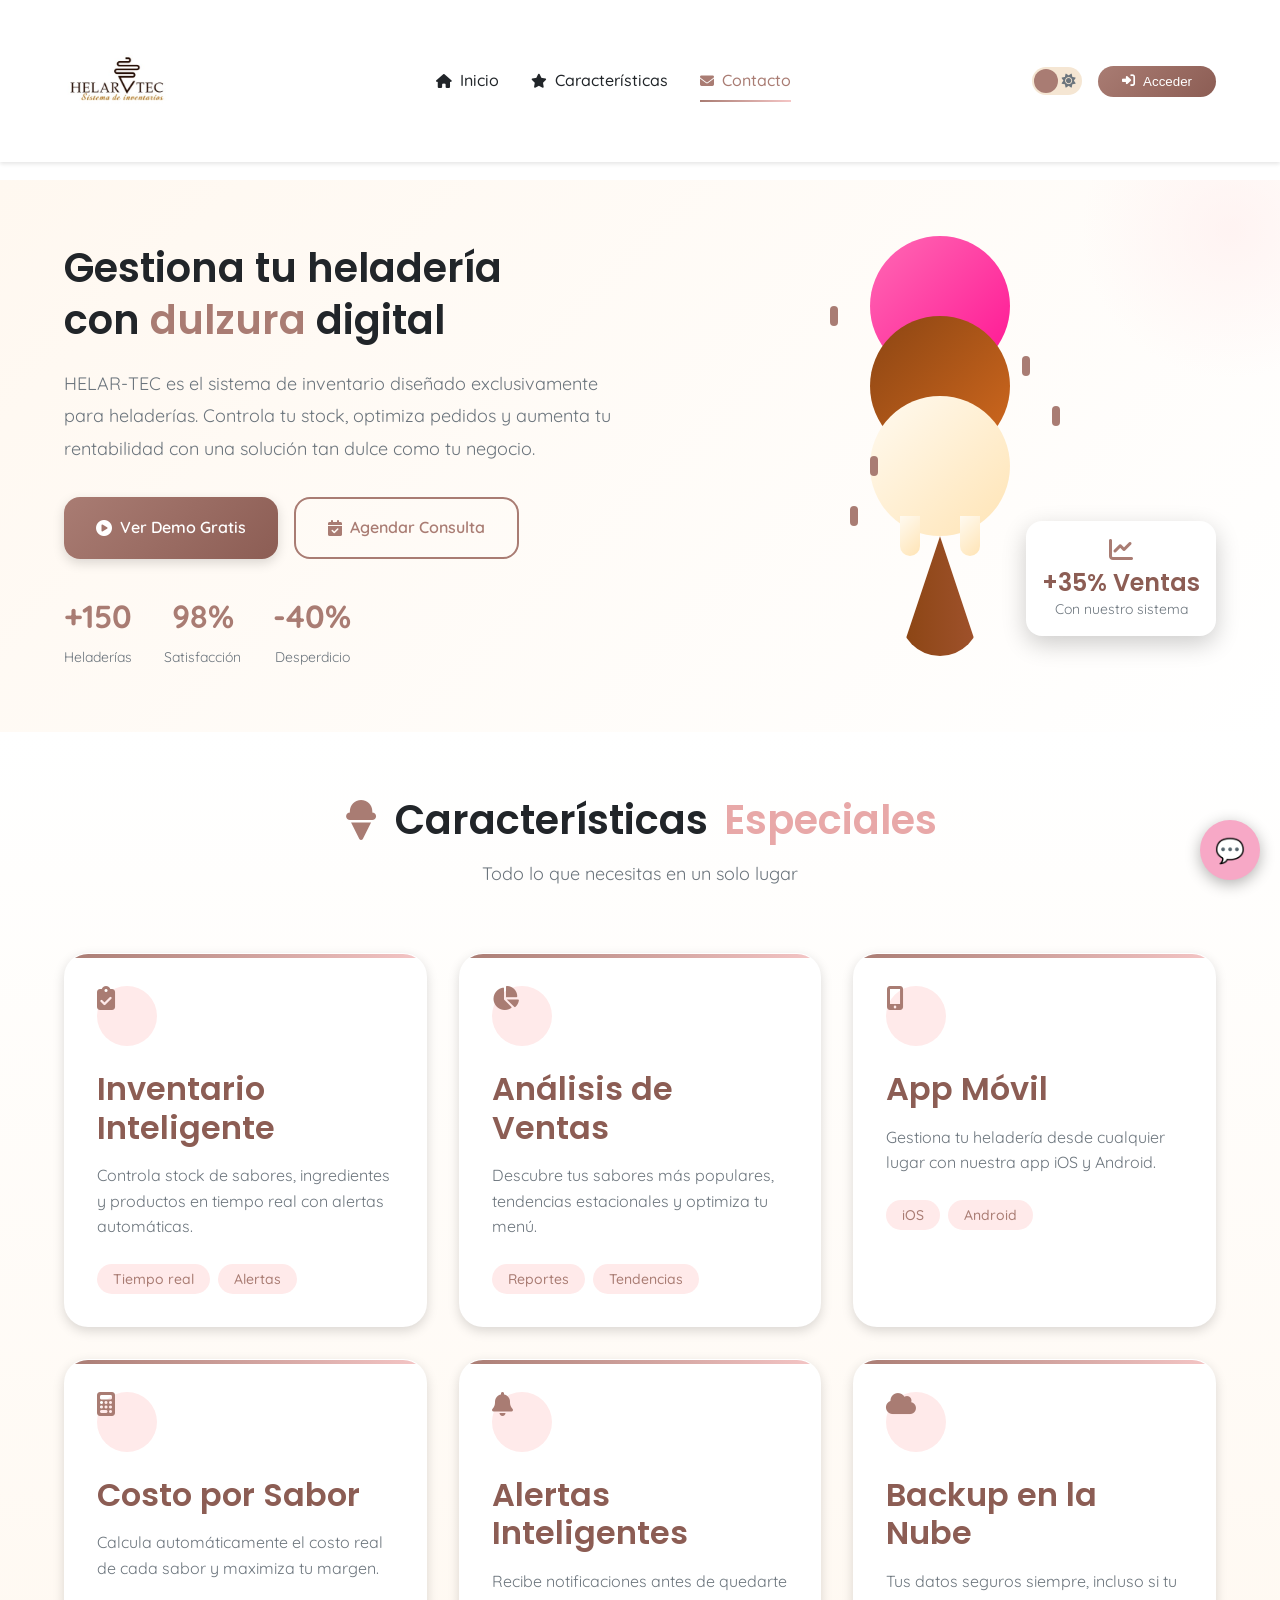
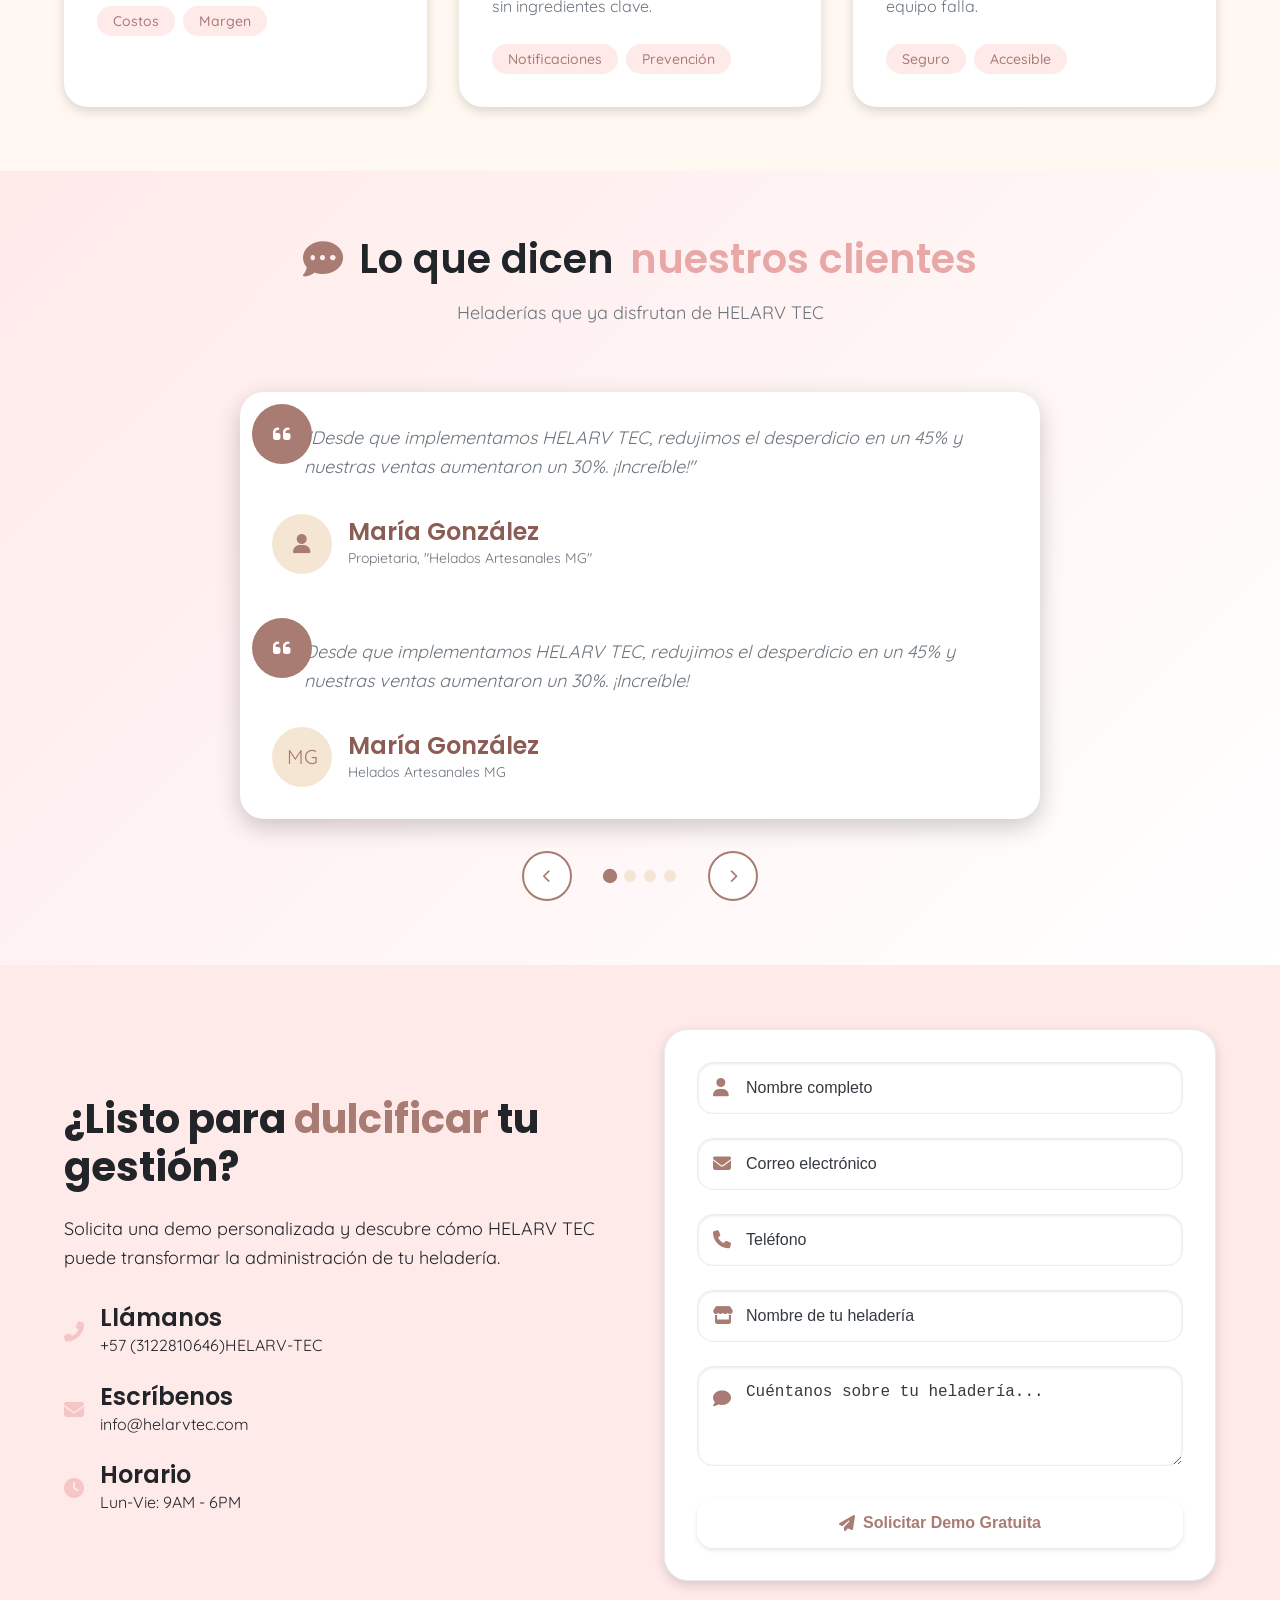
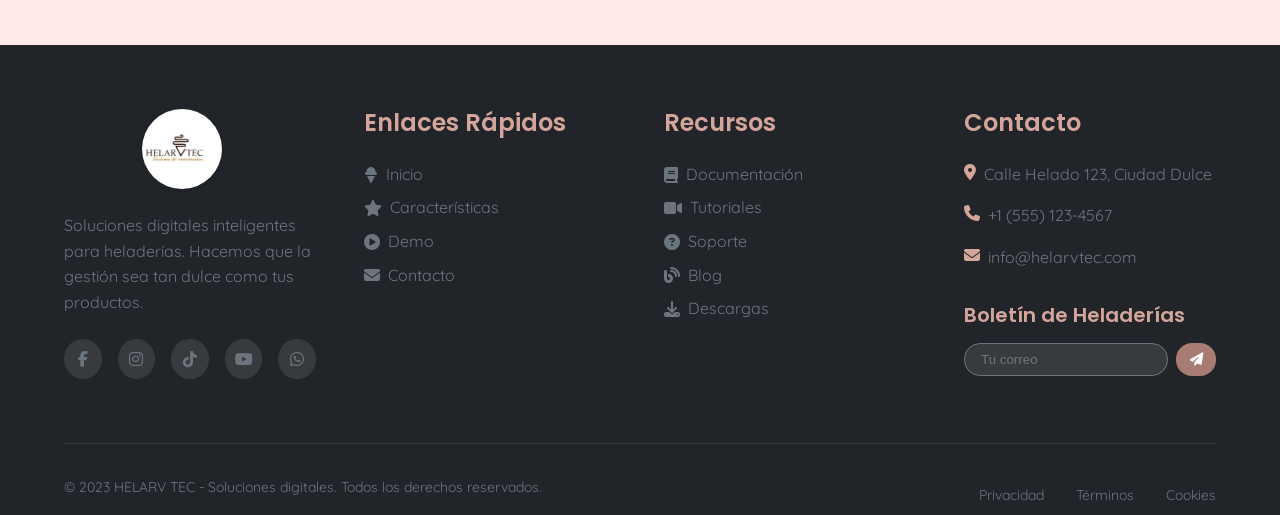
<file: index.html>
<!DOCTYPE html>
<html lang="es">
<head>
    <meta charset="UTF-8">
    <meta name="viewport" content="width=device-width, initial-scale=1.0">
    <title>HELARV TEC - Soluciones de Software para Heladerías</title>
    <link rel="stylesheet" href="styles.css">
    <link rel="stylesheet" href="https://cdnjs.cloudflare.com/ajax/libs/font-awesome/6.4.0/css/all.min.css">
    <link href="https://fonts.googleapis.com/css2?family=Poppins:wght@300;400;500;600;700&family=Quicksand:wght@300;400;500;600;700&display=swap" rel="stylesheet">
    
</head>
<body class="light">
    <!-- Pantalla de carga inicial -->
    <div class="loader" id="loader">
        <div class="ice-cream-loader">
            <div class="cone-loader"></div>
            <div class="scoop-loader scoop1-loader"></div>
            <div class="scoop-loader scoop2-loader"></div>
            <div class="scoop-loader scoop3-loader"></div>
            <div class="cherry-loader"></div>
        </div>
        <h2>HELAR-TEC</h2>
        <p>Cargando dulzura...</p>
    </div>

    <!-- Cabecera con navegación -->
    <header class="header">
        <div class="container">
            <div class="header-content">
                <div class="logo-header">
                    <div class="logo-img-wrapper">
                        <img src="logo-helar.jpeg" alt="HELARV TEC Logo" class="logo-img">
                    </div>
                </div>

                <nav class="nav-menu" id="navMenu">
                    <ul class="nav-list">
                        <li><a href="#inicio" class="nav-link active"><i class="fas fa-home"></i> Inicio</a></li>
                        <li><a href="#caracteristicas" class="nav-link"><i class="fas fa-star"></i> Características</a></li>
                        <li><a href="#contacto" class="nav-link"><i class="fas fa-envelope"></i> Contacto</a></li>
                    </ul>
                </nav>

                <div class="header-actions">
                    <button class="theme-toggle" id="themeToggle">
                        <span class="sun-icon"><i class="fas fa-sun"></i></span>
                        <span class="moon-icon"><i class="fas fa-moon"></i></span>
                    </button>
                    <button class="btn-login">
                        <i class="fas fa-sign-in-alt"></i> Acceder
                    </button>
                    <button class="menu-toggle" id="menuToggle">
                        <i class="fas fa-bars"></i>
                    </button>
                </div>
            </div>
        </div>
    </header>

    <!-- Sección principal del hero -->
    <section class="hero" id="inicio">
        <div class="container">
            <div class="hero-content">
                <div class="hero-text">
                    <h1 class="hero-title">
                        <span class="title-line">Gestiona tu heladería</span>
                        <span class="title-line">con <span class="text-ice">dulzura</span> digital</span>
                    </h1>
                    <p class="hero-description">
                        HELAR-TEC es el sistema de inventario diseñado exclusivamente para heladerías.
                        Controla tu stock, optimiza pedidos y aumenta tu rentabilidad con una solución
                        tan dulce como tu negocio.
                    </p>
                    <div class="hero-buttons">
                        <a href="#demo" class="btn-primary">
                            <i class="fas fa-play-circle"></i> Ver Demo Gratis
                        </a>
                        <a href="#contacto" class="btn-secondary">
                            <i class="fas fa-calendar-check"></i> Agendar Consulta
                        </a>
                    </div>
                    <div class="hero-stats">
                        <div class="stat">
                            <div class="stat-number">+150</div>
                            <div class="stat-text">Heladerías</div>
                        </div>
                        <div class="stat">
                            <div class="stat-number">98%</div>
                            <div class="stat-text">Satisfacción</div>
                        </div>
                        <div class="stat">
                            <div class="stat-number">-40%</div>
                            <div class="stat-text">Desperdicio</div>
                        </div>
                    </div>
                </div>
                <div class="hero-visual">
                    <div class="ice-cream-hero">
                        <div class="ice-cone"></div>
                        <div class="ice-scoop scoop-1">
                            <div class="drip drip-1"></div>
                            <div class="drip drip-2"></div>
                        </div>
                        <div class="ice-scoop scoop-2">
                            <div class="drip drip-3"></div>
                        </div>
                        <div class="ice-scoop scoop-3"></div>
                        <div class="sprinkles">
                            <span class="sprinkle"></span>
                            <span class="sprinkle"></span>
                            <span class="sprinkle"></span>
                            <span class="sprinkle"></span>
                            <span class="sprinkle"></span>
                        </div>
                    </div>
                    <div class="floating-card">
                        <i class="fas fa-chart-line"></i>
                        <h4>+35% Ventas</h4>
                        <p>Con nuestro sistema</p>
                    </div>
                </div>
            </div>
        </div>
    </section>

    <!-- Sección de características -->
    <section class="features" id="caracteristicas">
        <div class="container">
            <div class="section-header">
                <h2 class="section-title">
                    <i class="fas fa-ice-cream"></i>
                    Características <span class="highlight">Especiales</span>
                </h2>
                <p class="section-subtitle">Todo lo que necesitas en un solo lugar</p>
            </div>

            <div class="features-grid">
                <div class="feature-card">
                    <div class="feature-icon">
                        <i class="fas fa-clipboard-check"></i>
                        <div class="icon-bg"></div>
                    </div>
                    <h3>Inventario Inteligente</h3>
                    <p>Controla stock de sabores, ingredientes y productos en tiempo real con alertas automáticas.</p>
                    <div class="feature-chips">
                        <span class="chip">Tiempo real</span>
                        <span class="chip">Alertas</span>
                    </div>
                </div>

                <div class="feature-card">
                    <div class="feature-icon">
                        <i class="fas fa-chart-pie"></i>
                        <div class="icon-bg"></div>
                    </div>
                    <h3>Análisis de Ventas</h3>
                    <p>Descubre tus sabores más populares, tendencias estacionales y optimiza tu menú.</p>
                    <div class="feature-chips">
                        <span class="chip">Reportes</span>
                        <span class="chip">Tendencias</span>
                    </div>
                </div>

                <div class="feature-card">
                    <div class="feature-icon">
                        <i class="fas fa-mobile-alt"></i>
                        <div class="icon-bg"></div>
                    </div>
                    <h3>App Móvil</h3>
                    <p>Gestiona tu heladería desde cualquier lugar con nuestra app iOS y Android.</p>
                    <div class="feature-chips">
                        <span class="chip">iOS</span>
                        <span class="chip">Android</span>
                    </div>
                </div>

                <div class="feature-card">
                    <div class="feature-icon">
                        <i class="fas fa-calculator"></i>
                        <div class="icon-bg"></div>
                    </div>
                    <h3>Costo por Sabor</h3>
                    <p>Calcula automáticamente el costo real de cada sabor y maximiza tu margen.</p>
                    <div class="feature-chips">
                        <span class="chip">Costos</span>
                        <span class="chip">Margen</span>
                    </div>
                </div>

                <div class="feature-card">
                    <div class="feature-icon">
                        <i class="fas fa-bell"></i>
                        <div class="icon-bg"></div>
                    </div>
                    <h3>Alertas Inteligentes</h3>
                    <p>Recibe notificaciones antes de quedarte sin ingredientes clave.</p>
                    <div class="feature-chips">
                        <span class="chip">Notificaciones</span>
                        <span class="chip">Prevención</span>
                    </div>
                </div>

                <div class="feature-card">
                    <div class="feature-icon">
                        <i class="fas fa-cloud"></i>
                        <div class="icon-bg"></div>
                    </div>
                    <h3>Backup en la Nube</h3>
                    <p>Tus datos seguros siempre, incluso si tu equipo falla.</p>
                    <div class="feature-chips">
                        <span class="chip">Seguro</span>
                        <span class="chip">Accesible</span>
                    </div>
                </div>
            </div>
        </div>
    </section>

    <!-- Sección de testimonios -->
    <section class="testimonials" id="demo">
        <div class="container">
            <div class="section-header">
                <h2 class="section-title">
                    <i class="fas fa-comment-dots"></i>
                    Lo que dicen <span class="highlight">nuestros clientes</span>
                </h2>
                <p class="section-subtitle">Heladerías que ya disfrutan de HELARV TEC</p>
            </div>

            <div class="testimonials-slider">
                <div class="slider-container" id="sliderContainer">
                    <div class="testimonial-slide">
                        <div class="testimonial-content">
                            <div class="quote-icon">
                                <i class="fas fa-quote-left"></i>
                            </div>
                            <p class="testimonial-text">
                                "Desde que implementamos HELARV TEC, redujimos el desperdicio en un 45%
                                y nuestras ventas aumentaron un 30%. ¡Increíble!"
                            </p>
                            <div class="testimonial-author">
                                <div class="author-avatar">
                                    <i class="fas fa-user"></i>
                                </div>
                                <div class="author-info">
                                    <h4>María González</h4>
                                    <p>Propietaria, "Helados Artesanales MG"</p>
                                </div>
                            </div>
                        </div>
                    </div>
                </div>
                <div class="slider-controls">
                    <button class="slider-btn prev-btn">
                        <i class="fas fa-chevron-left"></i>
                    </button>
                    <div class="slider-dots" id="sliderDots"></div>
                    <button class="slider-btn next-btn">
                        <i class="fas fa-chevron-right"></i>
                    </button>
                </div>
            </div>
        </div>
    </section>

    <!-- Sección de contacto -->
    <section class="contact-cta" id="contacto">
        <div class="container">
            <div class="cta-content">
                <div class="cta-left">
                    <h2 class="cta-title">
                        ¿Listo para <span class="text-ice">dulcificar</span> tu gestión?
                    </h2>
                    <p class="cta-description">
                        Solicita una demo personalizada y descubre cómo HELARV TEC puede transformar
                        la administración de tu heladería.
                    </p>
                    <div class="cta-info">
                        <div class="info-item">
                            <i class="fas fa-phone-alt"></i>
                            <div>
                                <h4>Llámanos</h4>
                                <p>+57 (3122810646)HELARV-TEC</p>
                            </div>
                        </div>
                        <div class="info-item">
                            <i class="fas fa-envelope"></i>
                            <div>
                                <h4>Escríbenos</h4>
                                <p>info@helarvtec.com</p>
                            </div>
                        </div>
                        <div class="info-item">
                            <i class="fas fa-clock"></i>
                            <div>
                                <h4>Horario</h4>
                                <p>Lun-Vie: 9AM - 6PM</p>
                            </div>
                        </div>
                    </div>
                </div>
                <div class="cta-right">
                    <form class="contact-form" id="contactForm">
                        <div class="form-group">
                            <input type="text" placeholder="Nombre completo" required>
                            <i class="fas fa-user"></i>
                        </div>
                        <div class="form-group">
                            <input type="email" placeholder="Correo electrónico" required>
                            <i class="fas fa-envelope"></i>
                        </div>
                        <div class="form-group">
                            <input type="tel" placeholder="Teléfono">
                            <i class="fas fa-phone"></i>
                        </div>
                        <div class="form-group">
                            <input type="text" placeholder="Nombre de tu heladería">
                            <i class="fas fa-store"></i>
                        </div>
                        <div class="form-group">
                            <textarea placeholder="Cuéntanos sobre tu heladería..." rows="3"></textarea>
                            <i class="fas fa-comment"></i>
                        </div>
                        <button type="submit" class="btn-primary btn-block">
                            <i class="fas fa-paper-plane"></i> Solicitar Demo Gratuita
                        </button>
                    </form>
                </div>
            </div>
        </div>
    </section>

    <!-- Pie de página -->
    <footer class="footer">
        <div class="container">
            <div class="footer-content">
                <div class="footer-column">
                    <div class="footer-logo">
                        <img src="logo-helar.jpeg" alt="HELARV TEC Logo" class="footer-logo-img">
                        <div class="footer-logo-text">
                        </div>
                    </div>
                    <p class="footer-description">
                        Soluciones digitales inteligentes para heladerías.
                        Hacemos que la gestión sea tan dulce como tus productos.
                    </p>
                    <div class="social-icons">
                        <a href="#" class="social-icon"><i class="fab fa-facebook-f"></i></a>
                        <a href="#" class="social-icon"><i class="fab fa-instagram"></i></a>
                        <a href="#" class="social-icon"><i class="fab fa-tiktok"></i></a>
                        <a href="#" class="social-icon"><i class="fab fa-youtube"></i></a>
                        <a href="#" class="social-icon"><i class="fab fa-whatsapp"></i></a>
                    </div>
                </div>

                <div class="footer-column">
                    <h4 class="footer-title">Enlaces Rápidos</h4>
                    <ul class="footer-links">
                        <li><a href="#inicio"><i class="fas fa-ice-cream"></i> Inicio</a></li>
                        <li><a href="#caracteristicas"><i class="fas fa-star"></i> Características</a></li>
                        <li><a href="#demo"><i class="fas fa-play-circle"></i> Demo</a></li>
                        <li><a href="#contacto"><i class="fas fa-envelope"></i> Contacto</a></li>
                    </ul>
                </div>

                <div class="footer-column">
                    <h4 class="footer-title">Recursos</h4>
                    <ul class="footer-links">
                        <li><a href="#"><i class="fas fa-book"></i> Documentación</a></li>
                        <li><a href="#"><i class="fas fa-video"></i> Tutoriales</a></li>
                        <li><a href="#"><i class="fas fa-question-circle"></i> Soporte</a></li>
                        <li><a href="#"><i class="fas fa-blog"></i> Blog</a></li>
                        <li><a href="#"><i class="fas fa-download"></i> Descargas</a></li>
                    </ul>
                </div>

                <div class="footer-column">
                    <h4 class="footer-title">Contacto</h4>
                    <div class="contact-info">
                        <div class="contact-item">
                            <i class="fas fa-map-marker-alt"></i>
                            <span>Calle Helado 123, Ciudad Dulce</span>
                        </div>
                        <div class="contact-item">
                            <i class="fas fa-phone"></i>
                            <span>+1 (555) 123-4567</span>
                        </div>
                        <div class="contact-item">
                            <i class="fas fa-envelope"></i>
                            <span>info@helarvtec.com</span>
                        </div>
                    </div>
                    <div class="newsletter">
                        <h5>Boletín de Heladerías</h5>
                        <form class="newsletter-form">
                            <input type="email" placeholder="Tu correo" required>
                            <button type="submit"><i class="fas fa-paper-plane"></i></button>
                        </form>
                    </div>
                </div>
            </div>

            <div class="footer-bottom">
                <div class="copyright">
                    <p>&copy; <span id="currentYear">2023</span> HELARV TEC - Soluciones digitales. Todos los derechos reservados.</p>
                </div>
                <div class="footer-links-bottom">
                    <a href="#">Privacidad</a>
                    <a href="#">Términos</a>
                    <a href="#">Cookies</a>
                </div>
            </div>
        </div>
    </footer>

    <!-- Botón flotante para chat -->
    <div class="chat-button" onclick="toggleChat()">💬</div>

    <!-- Contenedor del chat -->
    <div class="chat-container" id="chatContainer">
        <div class="chat-header">
            Herlartec Assistant
            <span class="close-chat" onclick="toggleChat()">✖</span>
        </div>

        <div class="chat-messages" id="messages">
            <div class="bot-message">
                Hola 👋 soy el asistente de Herlartec.
                Pregúntame sobre nuestros servicios o cómo contactarnos.
            </div>
        </div>

        <div class="chat-input-area">
            <input type="text" id="input" placeholder="Escribe tu mensaje...">
            <button onclick="sendMessage()">Enviar</button>
        </div>
    </div>

    <script src="script.js"></script>
</body>
</html>
</file>
<file: styles.css>
/**
 * Hoja de estilos principal para HELAR-TEC
 * Define el diseño completo de la página web incluyendo temas claro/oscuro,
 * animaciones, componentes responsivos y estilos para chat IA.
 */

/* ===== VARIABLES CSS Y RESET ===== */

/**
 * Variables CSS personalizadas para colores, tipografía, espaciado y animaciones
 * Incluye paleta de colores de heladería y configuración de tema oscuro
 */
:root {
    /* Colores principales de heladería */
    --primary: #A97C73;           /* Color principal (marrón helado) */
    --primary-light: #d4a59a;     /* Variante clara del principal */
    --primary-dark: #8c5d54;      /* Variante oscura del principal */
    --secondary: #F5E6D3;         /* Color secundario (crema) */
    --secondary-light: #fff8f0;   /* Variante clara del secundario */
    --secondary-dark: #e8d4b8;    /* Variante oscura del secundario */
    --accent: #F5C6C6;            /* Color de acento (rosa pastel) */
    --accent-light: #ffeaea;      /* Variante clara del acento */
    --accent-dark: #e8a8a8;       /* Variante oscura del acento */

    /* Colores de sabores de helado */
    --ice-vainilla: #fffaf0;      /* Helado de vainilla */
    --ice-chocolate: #8B4513;     /* Helado de chocolate */
    --ice-fresa: #ff69b4;         /* Helado de fresa */
    --ice-menta: #98ff98;         /* Helado de menta */
    --ice-coco: #f5f5dc;          /* Helado de coco */

    /* Colores de estado */
    --success: #4CAF50;           /* Verde para éxito */
    --warning: #FF9800;           /* Naranja para advertencia */
    --danger: #f44336;            /* Rojo para error */
    --info: #2196F3;              /* Azul para información */

    /* Colores neutros */
    --white: #ffffff;             /* Blanco */
    --light: #f8f9fa;             /* Gris muy claro */
    --gray-light: #e9ecef;        /* Gris claro */
    --gray: #6c757d;              /* Gris medio */
    --gray-dark: #343a40;         /* Gris oscuro */
    --dark: #212529;              /* Gris muy oscuro */
    --black: #000000;             /* Negro */

    /* Sombras */
    --shadow-sm: 0 2px 4px rgba(0,0,0,0.1);     /* Sombra pequeña */
    --shadow-md: 0 4px 12px rgba(0,0,0,0.15);   /* Sombra mediana */
    --shadow-lg: 0 8px 24px rgba(0,0,0,0.2);    /* Sombra grande */
    --shadow-xl: 0 16px 48px rgba(0,0,0,0.25);  /* Sombra extra grande */
    --shadow-ice: 0 0 20px rgba(169, 124, 115, 0.3); /* Sombra especial para helado */

    /* Bordes */
    --radius-sm: 8px;             /* Radio pequeño */
    --radius-md: 16px;            /* Radio mediano */
    --radius-lg: 24px;            /* Radio grande */
    --radius-xl: 32px;            /* Radio extra grande */
    --radius-round: 50%;          /* Radio circular */

    /* Tipografía */
    --font-heading: 'Poppins', sans-serif;       /* Fuente para títulos */
    --font-body: 'Quicksand', sans-serif;        /* Fuente para texto */

    /* Tamaños de fuente */
    --font-size-xs: 0.75rem;      /* Extra pequeño */
    --font-size-sm: 0.875rem;     /* Pequeño */
    --font-size-base: 1rem;       /* Base */
    --font-size-lg: 1.125rem;     /* Grande */
    --font-size-xl: 1.25rem;      /* Extra grande */
    --font-size-2xl: 1.5rem;      /* 2x grande */
    --font-size-3xl: 2rem;        /* 3x grande */
    --font-size-4xl: 2.5rem;      /* 4x grande */
    --font-size-5xl: 3rem;        /* 5x grande */

    /* Espaciado */
    --space-xs: 0.25rem;          /* Extra pequeño */
    --space-sm: 0.5rem;           /* Pequeño */
    --space-md: 1rem;             /* Mediano */
    --space-lg: 1.5rem;           /* Grande */
    --space-xl: 2rem;             /* Extra grande */
    --space-2xl: 3rem;            /* 2x grande */
    --space-3xl: 4rem;            /* 3x grande */

    /* Transiciones */
    --transition-fast: 0.2s ease;     /* Transición rápida */
    --transition-normal: 0.3s ease;   /* Transición normal */
    --transition-slow: 0.5s ease;     /* Transición lenta */
}

/**
 * Variables para el modo oscuro
 * Invierte colores para mejor experiencia en tema oscuro
 */
.dark {
    --primary: #d4a59a;           /* Principal más claro en oscuro */
    --primary-light: #e8c4bc;     /* Variante clara más clara */
    --primary-dark: #b8938a;      /* Variante oscura más clara */
    --secondary: #3a2f28;         /* Secundario más oscuro */
    --secondary-light: #4a3f38;   /* Variante clara más oscura */
    --secondary-dark: #2a1f18;    /* Variante oscura más oscura */
    --accent: #5a3d3d;            /* Acento más oscuro */
    --accent-light: #6a4d4d;      /* Variante clara más oscura */
    --accent-dark: #4a2d2d;       /* Variante oscura más oscura */
    --white: #121212;             /* Blanco más oscuro */
    --light: #1a1a1a;             /* Gris claro más oscuro */
    --gray-light: #2a2a2a;        /* Gris claro más oscuro */
    --gray: #6c757d;              /* Gris medio igual */
    --gray-dark: #adb5bd;         /* Gris oscuro más claro */
    --dark: #f8f9fa;              /* Gris oscuro invertido */
    --shadow-ice: 0 0 20px rgba(212, 165, 154, 0.3); /* Sombra helado clara */
}

/* ===== RESET Y ESTILOS BASE ===== */

/**
 * Reset CSS básico y estilos globales
 * Elimina márgenes y paddings por defecto, establece tipografía base
 */
* {
    margin: 0;
    padding: 0;
    box-sizing: border-box;
}

html {
    scroll-behavior: smooth;      /* Scroll suave */
    font-size: 16px;             /* Tamaño base de fuente */
}

body {
    font-family: var(--font-body);
    font-size: var(--font-size-base);
    line-height: 1.6;
    color: var(--dark);
    background-color: var(--white);
    overflow-x: hidden;           /* Evita scroll horizontal */
    transition: background-color var(--transition-normal), color var(--transition-normal);
}

/* Estilos de títulos */
h1, h2, h3, h4, h5, h6 {
    font-family: var(--font-heading);
    font-weight: 600;
    line-height: 1.2;
    margin-bottom: var(--space-md);
}

h1 { font-size: var(--font-size-5xl); }
h2 { font-size: var(--font-size-4xl); }
h3 { font-size: var(--font-size-3xl); }
h4 { font-size: var(--font-size-2xl); }
h5 { font-size: var(--font-size-xl); }
h6 { font-size: var(--font-size-lg); }

p {
    margin-bottom: var(--space-md);
}

/* Estilos de enlaces */
a {
    color: var(--primary);
    text-decoration: none;
    transition: color var(--transition-fast);
}

a:hover {
    color: var(--primary-dark);
}

/* Contenedor principal */
.container {
    width: 100%;
    max-width: 1200px;
    margin: 0 auto;
    padding: 0 var(--space-lg);
}

/* ===== UTILIDADES ===== */

/* Clases de utilidad */
.text-ice { color: var(--primary); }
.highlight { color: var(--accent-dark); }
.text-center { text-align: center; }
.btn-block { width: 100%; }

/* ===== ANIMACIONES ===== */

/**
 * Animaciones CSS reutilizables
 * Incluye efectos de aparición, flotación, derretimiento y goteo
 */
@keyframes fadeIn {
    from { opacity: 0; transform: translateY(20px); }
    to { opacity: 1; transform: translateY(0); }
}

@keyframes slideInLeft {
    from { opacity: 0; transform: translateX(-30px); }
    to { opacity: 1; transform: translateX(0); }
}

@keyframes slideInRight {
    from { opacity: 0; transform: translateX(30px); }
    to { opacity: 1; transform: translateX(0); }
}

@keyframes float {
    0%, 100% { transform: translateY(0); }
    50% { transform: translateY(-10px); }
}

@keyframes melt {
    0% { transform: translateY(0) scaleY(1); }
    100% { transform: translateY(20px) scaleY(0.5); opacity: 0.5; }
}

@keyframes drip {
    0% { transform: translateY(0); opacity: 1; }
    100% { transform: translateY(30px); opacity: 0; }
}

@keyframes spin {
    from { transform: rotate(0deg); }
    to { transform: rotate(360deg); }
}

@keyframes pulse {
    0%, 100% { opacity: 1; }
    50% { opacity: 0.5; }
}

/* ===== LOADER INICIAL ===== */

/**
 * Pantalla de carga inicial con animación de helado
 * Se muestra durante 2 segundos al cargar la página
 */
.loader {
    position: fixed;
    top: 0;
    left: 0;
    width: 100%;
    height: 100%;
    background: linear-gradient(135deg, var(--primary-light) 0%, var(--secondary-light) 100%);
    display: flex;
    flex-direction: column;
    justify-content: center;
    align-items: center;
    z-index: 9999;
    transition: opacity var(--transition-slow);
}

.loader.hidden {
    opacity: 0;
    pointer-events: none;
}

.ice-cream-loader {
    position: relative;
    width: 80px;
    height: 120px;
    margin-bottom: var(--space-xl);
}

.cone-loader {
    position: absolute;
    bottom: 0;
    left: 50%;
    transform: translateX(-50%);
    width: 60px;
    height: 70px;
    background: linear-gradient(to right, #8B4513, #A0522D);
    clip-path: polygon(50% 0%, 0% 100%, 100% 100%);
    animation: pulse 1.5s infinite;
}

.scoop-loader {
    position: absolute;
    width: 70px;
    height: 70px;
    border-radius: 50%;
    left: 50%;
    transform: translateX(-50%);
    animation: float 2s infinite ease-in-out;
}

.scoop1-loader {
    background: linear-gradient(135deg, var(--ice-vainilla), #ffe4b5);
    bottom: 70px;
    animation-delay: 0s;
}

.scoop2-loader {
    background: linear-gradient(135deg, var(--ice-chocolate), #d2691e);
    bottom: 110px;
    animation-delay: 0.2s;
}

.scoop3-loader {
    background: linear-gradient(135deg, var(--ice-fresa), #ff1493);
    bottom: 150px;
    animation-delay: 0.4s;
}

.cherry-loader {
    position: absolute;
    width: 20px;
    height: 20px;
    background: #ff0000;
    border-radius: 50%;
    top: 0;
    left: 50%;
    transform: translateX(-50%);
    animation: float 1s infinite ease-in-out;
    animation-delay: 0.6s;
}

.loader h2 {
    color: var(--primary-dark);
    margin-bottom: var(--space-sm);
    animation: pulse 2s infinite;
}

.loader p {
    color: var(--gray);
    font-size: var(--font-size-sm);
}

/* ===== HEADER ===== */

/**
 * Cabecera fija de la página con navegación y controles
 * Incluye logo, menú de navegación, alternador de tema y botón de login
 */
.header {
    position: fixed;
    top: 0;
    left: 0;
    width: 100%;
    background-color: rgba(255, 255, 255, 0.95);
    backdrop-filter: blur(10px);
    box-shadow: var(--shadow-sm);
    z-index: 1000;
    transition: all var(--transition-normal);
}

.dark .header {
    background-color: rgba(26, 26, 26, 0.95);
}

.header.scrolled {
    padding: var(--space-sm) 0;
    box-shadow: var(--shadow-md);
}

.header-content {
    display: flex;
    justify-content: space-between;
    align-items: center;
    padding: var(--space-md) 0;
    max-width: 1200px;
    margin: 0 auto;
}

/* Logo del header */
.logo-header {
    display: flex;
    align-items: center;
    gap: var(--space-md);
}

.logo-img-wrapper {
    position: relative;
    width: 130px;
    height: 130px;
    border-radius: var(--radius-round);
    overflow: hidden;
}

.logo-img {
    width: 100%;
    height: 100%;
    object-fit: cover;
}

.logo-text h1 {
    font-size: var(--font-size-2xl);
    margin-bottom: var(--space-xs);
    color: var(--primary);
    background: linear-gradient(45deg, var(--primary), var(--accent));
    -webkit-background-clip: text;
    -webkit-text-fill-color: transparent;
    background-clip: text;
}

.logo-subtitle {
    font-size: var(--font-size-sm);
    color: var(--gray);
    margin: 0;
}

/* ===== NAVEGACIÓN ===== */

/**
 * Menú de navegación principal
 * Incluye enlaces con efectos hover y indicador de página activa
 */
.nav-menu {
    display: flex;
    align-items: center;
    justify-content: center;
    flex: 1;
}

.nav-list {
    display: flex;
    list-style: none;
    gap: var(--space-xl);
}

.nav-link {
    display: flex;
    align-items: center;
    gap: var(--space-sm);
    color: var(--dark);
    font-weight: 500;
    padding: var(--space-sm) 0;
    position: relative;
}

.dark .nav-link {
    color: var(--gray-dark);
}

.nav-link i {
    font-size: var(--font-size-sm);
}

.nav-link.active {
    color: var(--primary);
}

.nav-link:hover {
    color: var(--primary);
}

.nav-link::after {
    content: '';
    position: absolute;
    bottom: 0;
    left: 0;
    width: 0;
    height: 2px;
    background: linear-gradient(90deg, var(--primary), var(--accent));
    transition: width var(--transition-normal);
}

.nav-link:hover::after,
.nav-link.active::after {
    width: 100%;
}

/* ===== BOTONES DEL HEADER ===== */

/**
 * Controles del header: alternador de tema y botón de login
 */
.header-actions {
    display: flex;
    align-items: center;
    gap: var(--space-md);
}

/* Alternador de tema claro/oscuro */
.theme-toggle {
    width: 50px;
    height: 28px;
    background: var(--secondary);
    border: none;
    border-radius: 14px;
    position: relative;
    cursor: pointer;
    padding: 2px;
    display: flex;
    align-items: center;
    transition: background var(--transition-normal);
}

.theme-toggle::after {
    content: '';
    position: absolute;
    width: 24px;
    height: 24px;
    background: var(--primary);
    border-radius: 50%;
    left: 2px;
    transition: transform var(--transition-normal);
}

.dark .theme-toggle::after {
    transform: translateX(22px);
    background: var(--primary-light);
}

.sun-icon, .moon-icon {
    position: absolute;
    font-size: var(--font-size-sm);
    color: var(--gray);
    transition: opacity var(--transition-normal);
}

.sun-icon {
    right: 6px;
}

.moon-icon {
    left: 6px;
}

.dark .sun-icon {
    opacity: 0.3;
}

.light .moon-icon {
    opacity: 0.3;
}

/* Botón de login */
.btn-login {
    background: linear-gradient(135deg, var(--primary), var(--primary-dark));
    color: white;
    border: none;
    padding: var(--space-sm) var(--space-lg);
    border-radius: var(--radius-md);
    font-weight: 500;
    cursor: pointer;
    display: flex;
    align-items: center;
    gap: var(--space-sm);
    transition: all var(--transition-normal);
}

.btn-login:hover {
    transform: translateY(-2px);
    box-shadow: var(--shadow-md);
}

/* Botón menú hamburguesa (móvil) */
.menu-toggle {
    display: none;
    background: none;
    border: none;
    font-size: var(--font-size-xl);
    color: var(--dark);
    cursor: pointer;
}

.dark .menu-toggle {
    color: var(--gray-dark);
}

/* ===== SECCIÓN HERO ===== */

/**
 * Sección principal de presentación (Hero)
 * Incluye título, descripción, botones y visualización de helado animado
 */
.hero {
    padding: var(--space-3xl) 0;
    background: linear-gradient(135deg, var(--secondary-light) 0%, var(--white) 100%);
    position: relative;
    overflow: hidden;
    margin-top: 180px; /* Espacio para header fijo */
}

.dark .hero {
    background: linear-gradient(135deg, var(--secondary) 0%, var(--light) 100%);
}

.hero::before {
    content: '';
    position: absolute;
    top: -100px;
    right: -100px;
    width: 300px;
    height: 300px;
    background: radial-gradient(circle, var(--accent-light) 0%, transparent 70%);
    border-radius: 50%;
    opacity: 0.5;
}

.hero-content {
    display: grid;
    grid-template-columns: 1fr 1fr;
    gap: var(--space-2xl);
    align-items: center;
    position: relative;
    z-index: 1;
}

.hero-text {
    animation: slideInLeft 1s ease-out;
}

.hero-title {
    font-size: var(--font-size-4xl);
    margin-bottom: var(--space-lg);
}

.title-line {
    display: block;
    margin-bottom: var(--space-xs);
}

.hero-description {
    font-size: var(--font-size-lg);
    color: var(--gray);
    margin-bottom: var(--space-xl);
    line-height: 1.8;
}

.hero-buttons {
    display: flex;
    gap: var(--space-md);
    margin-bottom: var(--space-xl);
}

/* ===== BOTONES ===== */

/**
 * Estilos para botones primarios y secundarios
 */
.btn-primary, .btn-secondary {
    padding: var(--space-md) var(--space-xl);
    border-radius: var(--radius-md);
    font-weight: 600;
    text-decoration: none;
    display: inline-flex;
    align-items: center;
    justify-content: center;
    gap: var(--space-sm);
    transition: all var(--transition-normal);
    cursor: pointer;
    border: none;
    font-size: var(--font-size-base);
}

.btn-primary {
    background: linear-gradient(135deg, var(--primary), var(--primary-dark));
    color: white;
    box-shadow: var(--shadow-md);
}

.btn-primary:hover {
    transform: translateY(-3px);
    box-shadow: var(--shadow-lg);
    background: linear-gradient(135deg, var(--primary-dark), var(--primary));
}

.btn-secondary {
    background: transparent;
    color: var(--primary);
    border: 2px solid var(--primary);
}

.btn-secondary:hover {
    background: var(--primary);
    color: white;
    transform: translateY(-3px);
    box-shadow: var(--shadow-md);
}

.hero-stats {
    display: flex;
    gap: var(--space-xl);
    margin-top: var(--space-xl);
}

.stat {
    text-align: center;
}

.stat-number {
    font-size: var(--font-size-3xl);
    font-weight: 700;
    color: var(--primary);
    margin-bottom: var(--space-xs);
}

.stat-text {
    font-size: var(--font-size-sm);
    color: var(--gray);
}

/* ===== VISUALIZACIÓN DEL HERO ===== */

/**
 * Elementos visuales del hero: helado animado con bolas, goteo y sprinkles
 */
.hero-visual {
    position: relative;
    animation: slideInRight 1s ease-out;
}

.ice-cream-hero {
    position: relative;
    width: 300px;
    height: 400px;
    margin: 0 auto;
}

.ice-cone {
    position: absolute;
    bottom: 0;
    left: 50%;
    transform: translateX(-50%);
    width: 80px;
    height: 120px;
    background: linear-gradient(to right, #8B4513, #A0522D);
    clip-path: polygon(50% 0%, 0% 100%, 100% 100%);
    border-radius: 0 0 40px 40px;
}

.ice-scoop {
    position: absolute;
    width: 140px;
    height: 140px;
    border-radius: 50%;
    left: 50%;
    transform: translateX(-50%);
}

.scoop-1 {
    background: linear-gradient(135deg, var(--ice-vainilla), #ffe4b5);
    bottom: 120px;
    z-index: 3;
}

.scoop-2 {
    background: linear-gradient(135deg, var(--ice-chocolate), #d2691e);
    bottom: 200px;
    z-index: 2;
}

.scoop-3 {
    background: linear-gradient(135deg, var(--ice-fresa), #ff1493);
    bottom: 280px;
    z-index: 1;
}

.drip {
    position: absolute;
    width: 20px;
    height: 40px;
    background: inherit;
    border-radius: 0 0 10px 10px;
    animation: drip 3s infinite ease-in-out;
}

.drip-1 { left: 30px; bottom: -20px; animation-delay: 0s; }
.drip-2 { right: 30px; bottom: -20px; animation-delay: 0.5s; }
.drip-3 { left: 50%; transform: translateX(-50%); bottom: -20px; animation-delay: 1s; }

.sprinkles {
    position: absolute;
    top: 0;
    left: 0;
    width: 100%;
    height: 100%;
    z-index: 4;
}

.sprinkle {
    position: absolute;
    width: 8px;
    height: 20px;
    background: var(--primary);
    border-radius: 4px;
    animation: float 4s infinite ease-in-out;
}

.sprinkle:nth-child(1) { top: 50px; left: 40px; animation-delay: 0s; }
.sprinkle:nth-child(2) { top: 100px; right: 60px; animation-delay: 0.5s; }
.sprinkle:nth-child(3) { top: 200px; left: 80px; animation-delay: 1s; }
.sprinkle:nth-child(4) { top: 150px; right: 30px; animation-delay: 1.5s; }
.sprinkle:nth-child(5) { top: 250px; left: 60px; animation-delay: 2s; }

.floating-card {
    position: absolute;
    bottom: 20px;
    right: 0;
    background: white;
    padding: var(--space-md);
    border-radius: var(--radius-md);
    box-shadow: var(--shadow-lg);
    text-align: center;
    animation: float 3s infinite ease-in-out;
}

.dark .floating-card {
    background: var(--gray-light);
}

.floating-card i {
    font-size: var(--font-size-2xl);
    color: var(--primary);
    margin-bottom: var(--space-sm);
}

.floating-card h4 {
    margin: 0;
    color: var(--primary-dark);
}

.floating-card p {
    margin: 0;
    font-size: var(--font-size-sm);
    color: var(--gray);
}

/* ===== SECCIONES GENERALES ===== */

/**
 * Estilos base para todas las secciones de contenido
 */
section {
    padding: var(--space-3xl) 0;
}

.section-header {
    text-align: center;
    margin-bottom: var(--space-3xl);
}

.section-title {
    display: flex;
    align-items: center;
    justify-content: center;
    gap: var(--space-md);
    margin-bottom: var(--space-md);
}

.section-title i {
    color: var(--primary);
}

.section-subtitle {
    font-size: var(--font-size-lg);
    color: var(--gray);
    max-width: 600px;
    margin: 0 auto;
}

/* ===== CARACTERÍSTICAS ===== */

/**
 * Sección de características del producto
 * Grid de tarjetas con iconos, títulos y descripciones
 */
.features {
    background: linear-gradient(to bottom, var(--white) 0%, var(--secondary-light) 100%);
}

.dark .features {
    background: linear-gradient(to bottom, var(--light) 0%, var(--secondary) 100%);
}

.features-grid {
    display: grid;
    grid-template-columns: repeat(auto-fit, minmax(300px, 1fr));
    gap: var(--space-xl);
}

.feature-card {
    background: white;
    padding: var(--space-xl);
    border-radius: var(--radius-lg);
    box-shadow: var(--shadow-md);
    transition: all var(--transition-normal);
    position: relative;
    overflow: hidden;
    border: 1px solid transparent;
}

.dark .feature-card {
    background: var(--gray-light);
}

.feature-card:hover {
    transform: translateY(-10px);
    box-shadow: var(--shadow-xl);
    border-color: var(--primary-light);
}

.feature-card::before {
    content: '';
    position: absolute;
    top: 0;
    left: 0;
    width: 100%;
    height: 4px;
    background: linear-gradient(90deg, var(--primary), var(--accent));
}

.feature-icon {
    position: relative;
    width: 60px;
    height: 60px;
    margin-bottom: var(--space-lg);
}

.feature-icon i {
    position: relative;
    z-index: 2;
    font-size: var(--font-size-2xl);
    color: var(--primary);
}

.icon-bg {
    position: absolute;
    top: 0;
    left: 0;
    width: 100%;
    height: 100%;
    background: var(--accent-light);
    border-radius: var(--radius-round);
    animation: pulse 2s infinite;
}

.feature-card h3 {
    margin-bottom: var(--space-md);
    color: var(--primary-dark);
}

.feature-card p {
    color: var(--gray);
    margin-bottom: var(--space-lg);
}

.feature-chips {
    display: flex;
    gap: var(--space-sm);
}

.chip {
    background: var(--accent-light);
    color: var(--primary);
    padding: var(--space-xs) var(--space-md);
    border-radius: var(--radius-md);
    font-size: var(--font-size-sm);
    font-weight: 500;
}

.dark .chip {
    background: var(--accent);
    color: var(--white);
}

/* Testimonios */
.testimonials {
    background: linear-gradient(135deg, var(--accent-light) 0%, var(--white) 100%);
}

.testimonials-slider {
    position: relative;
    max-width: 800px;
    margin: 0 auto;
}

.slider-container {
    overflow: hidden;
    border-radius: var(--radius-lg);
    background: white;
    box-shadow: var(--shadow-lg);
}

.testimonial-slide {
    padding: var(--space-xl);
}

.testimonial-content {
    position: relative;
}

.quote-icon {
    position: absolute;
    top: -20px;
    left: -20px;
    width: 60px;
    height: 60px;
    background: var(--primary);
    border-radius: var(--radius-round);
    display: flex;
    align-items: center;
    justify-content: center;
    color: white;
    font-size: var(--font-size-xl);
}

.testimonial-text {
    font-size: var(--font-size-lg);
    color: var(--gray);
    font-style: italic;
    margin-bottom: var(--space-xl);
    padding-left: var(--space-xl);
}

.testimonial-author {
    display: flex;
    align-items: center;
    gap: var(--space-md);
}

.author-avatar {
    width: 60px;
    height: 60px;
    background: var(--secondary);
    border-radius: var(--radius-round);
    display: flex;
    align-items: center;
    justify-content: center;
    font-size: var(--font-size-xl);
    color: var(--primary);
}

.author-info h4 {
    margin: 0;
    color: var(--primary-dark);
}

.author-info p {
    margin: 0;
    color: var(--gray);
    font-size: var(--font-size-sm);
}

.slider-controls {
    display: flex;
    align-items: center;
    justify-content: center;
    gap: var(--space-xl);
    margin-top: var(--space-xl);
}

.slider-btn {
    width: 50px;
    height: 50px;
    border-radius: var(--radius-round);
    background: white;
    border: 2px solid var(--primary);
    color: var(--primary);
    cursor: pointer;
    display: flex;
    align-items: center;
    justify-content: center;
    transition: all var(--transition-normal);
}

.slider-btn:hover {
    background: var(--primary);
    color: white;
    transform: scale(1.1);
}

.slider-dots {
    display: flex;
    gap: var(--space-sm);
}

.dot {
    width: 12px;
    height: 12px;
    border-radius: 50%;
    background: var(--secondary);
    cursor: pointer;
    transition: all var(--transition-normal);
}

.dot.active {
    background: var(--primary);
    transform: scale(1.2);
}

/* ===== CTA CONTACTO ===== */

/**
 * Sección de llamada a la acción para contacto
 * Incluye formulario y información de contacto
 */
.contact-cta {
    background-color: var(--accent-light);
    color: var(--dark);
    position: relative;
    overflow: hidden;
}

.contact-cta::before {
    display: none; /* Eliminado decorado de fondo */
}

.cta-content {
    display: grid;
    grid-template-columns: 1fr 1fr;
    gap: var(--space-2xl);
    align-items: center;
    position: relative;
    z-index: 1;
}

.cta-title {
    color: var(--dark);
    margin-bottom: var(--space-lg);
    font-weight: 700;
}

.cta-description {
    color: var(--dark);
    margin-bottom: var(--space-xl);
    font-size: var(--font-size-lg);
}

.cta-info {
    display: flex;
    flex-direction: column;
    gap: var(--space-lg);
}

.info-item {
    display: flex;
    align-items: center;
    gap: var(--space-md);
}

.info-item i {
    font-size: var(--font-size-xl);
    color: var(--accent);
}

.info-item h4 {
    margin: 0;
    color: var(--dark);
}

.info-item p {
    margin: 0;
    color: var(--dark);
}

/* ===== FORMULARIO DE CONTACTO ===== */

/**
 * Estilos para el formulario de contacto
 * Incluye campos de entrada, textarea y validación visual
 */
.contact-form {
    background: rgba(255, 255, 255, 0.1);
    backdrop-filter: blur(10px);
    padding: var(--space-xl);
    border-radius: var(--radius-lg);
    border: 1px solid rgba(255, 255, 255, 0.2);
}

.contact-cta .contact-form {
    background: #ffffff;
    border: 1px solid var(--gray-light);
    box-shadow: var(--shadow-md);
}

.form-group {
    position: relative;
    margin-bottom: var(--space-lg);
}

.form-group input,
.form-group textarea {
    width: 100%;
    padding: var(--space-md) var(--space-md) var(--space-md) calc(var(--space-xl) + var(--space-md));
    background: rgba(255, 255, 255, 0.1);
    border: 2px solid rgba(255, 255, 255, 0.2);
    border-radius: var(--radius-md);
    color: white;
    font-size: var(--font-size-base);
    transition: all var(--transition-normal);
    box-shadow: inset 0 1px 3px rgba(0,0,0,0.1);
}

.contact-cta .form-group input,
.contact-cta .form-group textarea {
    background: #ffffff;
    border: 1px solid var(--gray-light);
    color: var(--dark);
}

.contact-cta .form-group input::placeholder,
.contact-cta .form-group textarea::placeholder {
    color: var(--gray-dark);
}

.form-group textarea {
    resize: vertical;
    min-height: 100px;
}

.form-group i {
    position: absolute;
    left: var(--space-md);
    top: 50%;
    transform: translateY(-50%);
    color: rgba(255, 255, 255, 0.7);
    font-size: var(--font-size-lg);
}

.contact-cta .form-group i {
    color: var(--primary);
}

.form-group textarea + i {
    top: var(--space-lg);
    transform: none;
}

.form-group input::placeholder,
.form-group textarea::placeholder {
    color: rgba(255, 255, 255, 0.6);
}

.form-group input:focus,
.form-group textarea:focus {
    outline: none;
    border-color: white;
    background: rgba(255, 255, 255, 0.15);
}

.contact-cta .form-group input:focus,
.contact-cta .form-group textarea:focus {
    border-color: var(--primary);
    background: #f8f9fa;
}

.contact-form .btn-primary {
    background: white;
    color: var(--primary);
    font-weight: 600;
    padding: var(--space-md) var(--space-xl);
    border-radius: var(--radius-md);
    box-shadow: var(--shadow-sm);
    transition: all var(--transition-fast);
}

.contact-form .btn-primary:hover {
    background: var(--secondary-light);
    transform: translateY(-3px);
    box-shadow: var(--shadow-md);
}

/* ===== FOOTER ===== */

/**
 * Pie de página con efecto de derretimiento animado
 * Incluye logo, enlaces, información de contacto y redes sociales
 */
.footer {
    background: var(--dark);
    color: var(--light);
    position: relative;
    padding-top: var(--space-3xl);
}

.dark .footer {
    background: var(--black);
    color: var(--gray-dark);
}

.footer-melt {
    position: absolute;
    top: 0;
    left: 0;
    width: 100%;
    height: 100px;
    overflow: hidden;
}

.melt-line {
    position: absolute;
    top: 0;
    left: 0;
    width: 100%;
    height: 30px;
    background: linear-gradient(to bottom, var(--primary-light) 0%, transparent 100%);
    border-radius: 50% 50% 0 0;
    animation: melt 4s infinite ease-in-out;
}

.melt-line:nth-child(1) { animation-delay: 0s; left: -10%; width: 120%; }
.melt-line:nth-child(2) { animation-delay: 1s; top: 10px; left: -5%; width: 110%; opacity: 0.7; }
.melt-line:nth-child(3) { animation-delay: 2s; top: 20px; left: 0; width: 100%; opacity: 0.5; }

.melt-drop {
    position: absolute;
    width: 20px;
    height: 40px;
    background: var(--primary-light);
    border-radius: 0 0 10px 10px;
    animation: drip 3s infinite ease-in-out;
}

.melt-drop:nth-child(4) { left: 20%; animation-delay: 0s; }
.melt-drop:nth-child(5) { left: 50%; animation-delay: 1s; }
.melt-drop:nth-child(6) { left: 80%; animation-delay: 2s; }

.footer-content {
    display: grid;
    grid-template-columns: repeat(auto-fit, minmax(250px, 1fr));
    gap: var(--space-2xl);
    margin-bottom: var(--space-3xl);
    position: relative;
    z-index: 1;
}

.footer-logo {
    display: flex;
    align-items: center;
    gap: var(--space-md);
    margin-bottom: var(--space-lg);
    justify-content: center;
}

.footer-logo-img {
    width: 80px;
    height: 80px;
    border-radius: var(--radius-round);
    object-fit: cover;
    box-shadow: var(--shadow-sm);
}

.footer-logo-text h3 {
    margin: 0;
    color: var(--primary-light);
}

.footer-logo-text p {
    margin: 0;
    color: var(--gray);
    font-size: var(--font-size-sm);
}

.footer-description {
    color: var(--gray);
    margin-bottom: var(--space-lg);
}

.social-icons {
    display: flex;
    gap: var(--space-md);
}

.social-icon {
    width: 40px;
    height: 40px;
    background: rgba(255, 255, 255, 0.1);
    border-radius: var(--radius-round);
    display: flex;
    align-items: center;
    justify-content: center;
    color: var(--gray);
    transition: all var(--transition-normal);
}

.social-icon:hover {
    background: var(--primary);
    color: white;
    transform: translateY(-3px);
}

.footer-title {
    color: var(--primary-light);
    margin-bottom: var(--space-lg);
}

.footer-links {
    list-style: none;
}

.footer-links li {
    margin-bottom: var(--space-sm);
}

.footer-links a {
    color: var(--gray);
    display: flex;
    align-items: center;
    gap: var(--space-sm);
    transition: all var(--transition-normal);
}

.footer-links a:hover {
    color: var(--primary-light);
    padding-left: var(--space-sm);
}

.contact-info {
    display: flex;
    flex-direction: column;
    gap: var(--space-md);
}

.contact-item {
    display: flex;
    align-items: flex-start;
    gap: var(--space-sm);
    color: var(--gray);
}

.contact-item i {
    color: var(--primary-light);
    margin-top: 2px;
}

.newsletter {
    margin-top: var(--space-xl);
}

.newsletter h5 {
    color: var(--primary-light);
    margin-bottom: var(--space-md);
}

.newsletter-form {
    display: flex;
    gap: var(--space-sm);
}

.newsletter-form input {
    flex: 1;
    padding: var(--space-sm) var(--space-md);
    background: rgba(255, 255, 255, 0.1);
    border: 1px solid var(--gray);
    border-radius: var(--radius-md);
    color: var(--light);
}

.newsletter-form button {
    background: var(--primary);
    color: white;
    border: none;
    border-radius: var(--radius-md);
    width: 40px;
    cursor: pointer;
    transition: background var(--transition-normal);
}

.newsletter-form button:hover {
    background: var(--primary-dark);
}

.footer-bottom {
    border-top: 1px solid rgba(255, 255, 255, 0.1);
    padding-top: var(--space-xl);
    display: flex;
    justify-content: space-between;
    align-items: center;
    flex-wrap: wrap;
    gap: var(--space-md);
}

.copyright {
    color: var(--gray);
    font-size: var(--font-size-sm);
}

.footer-links-bottom {
    display: flex;
    gap: var(--space-xl);
}

.footer-links-bottom a {
    color: var(--gray);
    font-size: var(--font-size-sm);
    transition: color var(--transition-normal);
}

.footer-links-bottom a:hover {
    color: var(--primary-light);
}

/* ===== RESPONSIVE ===== */

/**
 * Media queries para diseño responsivo
 * Adaptaciones para tablets y móviles
 */

/* Tablets */
@media (max-width: 1024px) {
    .hero-content {
        grid-template-columns: 1fr;
        text-align: center;
    }

    .hero-stats {
        justify-content: center;
    }

    .cta-content {
        grid-template-columns: 1fr;
    }
}

/* Móviles */
@media (max-width: 768px) {
    .menu-toggle {
        display: block;
    }

    .nav-menu {
        position: fixed;
        top: 80px;
        left: 0;
        width: 100%;
        background: var(--white);
        border-top: 1px solid var(--secondary);
        padding: var(--space-xl);
        transform: translateY(-100%);
        opacity: 0;
        visibility: hidden;
        transition: all var(--transition-normal);
    }

    .dark .nav-menu {
        background: var(--light);
    }

    .nav-menu.active {
        transform: translateY(0);
        opacity: 1;
        visibility: visible;
    }

    .nav-list {
        flex-direction: column;
        gap: var(--space-md);
    }

    .header-actions .btn-login {
        display: none;
    }

    .hero-buttons {
        flex-direction: column;
    }

    .hero-stats {
        flex-direction: column;
        gap: var(--space-lg);
    }

    .inventory-controls {
        flex-direction: column;
        align-items: stretch;
    }

    .search-box {
        min-width: 100%;
    }

    .footer-bottom {
        flex-direction: column;
        text-align: center;
    }

    .footer-links-bottom {
        justify-content: center;
    }

    h1 { font-size: var(--font-size-4xl); }
    h2 { font-size: var(--font-size-3xl); }
    h3 { font-size: var(--font-size-2xl); }
}

/* Móviles pequeños */
@media (max-width: 480px) {
    .container {
        padding: 0 var(--space-md);
    }

    .hero-title {
        font-size: var(--font-size-3xl);
    }

    .feature-card {
        padding: var(--space-lg);
    }
}

/* ===== BOTÓN VOLVER ARRIBA ===== */

/**
 * Botón flotante para volver al inicio de la página
 */
.back-to-top {
    position: fixed;
    bottom: var(--space-lg);
    right: var(--space-lg);
    width: 50px;
    height: 50px;
    background: var(--primary);
    color: white;
    border: none;
    border-radius: var(--radius-round);
    cursor: pointer;
    opacity: 0;
    visibility: hidden;
    transition: all var(--transition-normal);
    z-index: 100;
}

.back-to-top.visible {
    opacity: 1;
    visibility: visible;
}

/* ===== CHAT CON IA ===== */

/**
 * Estilos para el widget de chat flotante con IA
 * Incluye botón flotante, contenedor del chat y mensajes
 */
.chat-button {
    position: fixed;
    bottom: 20px;
    right: 20px;
    background: #ff4da6;
    color: white;
    width: 60px;
    height: 60px;
    border-radius: 50%;
    display: flex;
    align-items: center;
    justify-content: center;
    font-size: 28px;
    cursor: pointer;
    box-shadow: 0 4px 15px rgba(0,0,0,0.3);
    transition: 0.3s;
    animation: pulse 2s infinite;
}

.chat-button:hover {
    transform: scale(1.1);
}

.chat-container{
position:fixed;
bottom:80px;
right:20px;
width:320px;
max-width:95%;
background:white;
border-radius:12px;
box-shadow:0 5px 25px rgba(0,0,0,0.2);
display:none;
flex-direction:column;
overflow:hidden;
z-index:9999;
}

@keyframes chatFade {
    from {
        opacity: 0;
        transform: translateY(20px);
    }
    to {
        opacity: 1;
        transform: translateY(0);
    }
}

.chat-header{
background:#f7a8c6;
color:white;
padding:10px;
font-weight:bold;
}

.chat-messages {
    height: 300px;
    padding: 10px;
    overflow-y: auto;
    display: flex;
    flex-direction: column;
    gap: 8px;
}

.user-message{
background:#ffd6e7;
padding:8px 12px;
border-radius:12px;
align-self:flex-end;
max-width:75%;
word-wrap: break-word;
overflow-wrap: break-word;
}

.bot-message{
background:#f1f1f1;
padding:8px 12px;
border-radius:12px;
align-self:flex-start;
max-width:75%;
word-wrap: break-word;
overflow-wrap: break-word;
}

.chat-input-area {
    display: flex;
    border-top: 1px solid #ddd;
}

.chat-input-area input {
    flex: 1;
    border: none;
    padding: 10px;
    outline: none;
}

.chat-input-area button{
background:#f7a8c6;
color:white;
border:none;
padding:8px 12px;
cursor:pointer;
border-radius:6px;
}
/* ANIMACIÓN CHAT */

.chat-container{
position:fixed;
bottom:90px;
right:20px;
width:320px;
background:white;
border-radius:12px;
box-shadow:0 5px 25px rgba(0,0,0,0.2);
display:none;
flex-direction:column;
overflow:hidden;
font-family:Arial;
animation:chatFade 0.3s ease;
}

@keyframes chatFade{
from{
opacity:0;
transform:translateY(20px);
}
to{
opacity:1;
transform:translateY(0);
}
}
.chat-button{
background:#f7a8c6;
color:white;
border:none;
border-radius:50%;
width:60px;
height:60px;
font-size:24px;
position:fixed;
bottom:20px;
right:20px;
cursor:pointer;
}
@keyframes pulse{
0%{
box-shadow:0 0 0 0 rgba(255,77,166,0.7);
}

70%{
box-shadow:0 0 0 15px rgba(255,77,166,0);
}

100%{
box-shadow:0 0 0 0 rgba(255,77,166,0);
}
}
/* ===== chat responsive ===== */
@media screen and (max-width: 768px){

.chat-container{
width:90%;
right:5%;
bottom:80px;
}

.chat-button{
width:55px;
height:55px;
font-size:22px;
}

.messages{
max-height:300px;
overflow-y:auto;
}

.chat-input-area input{
width:100%;
font-size:14px;
}

}
</file>
